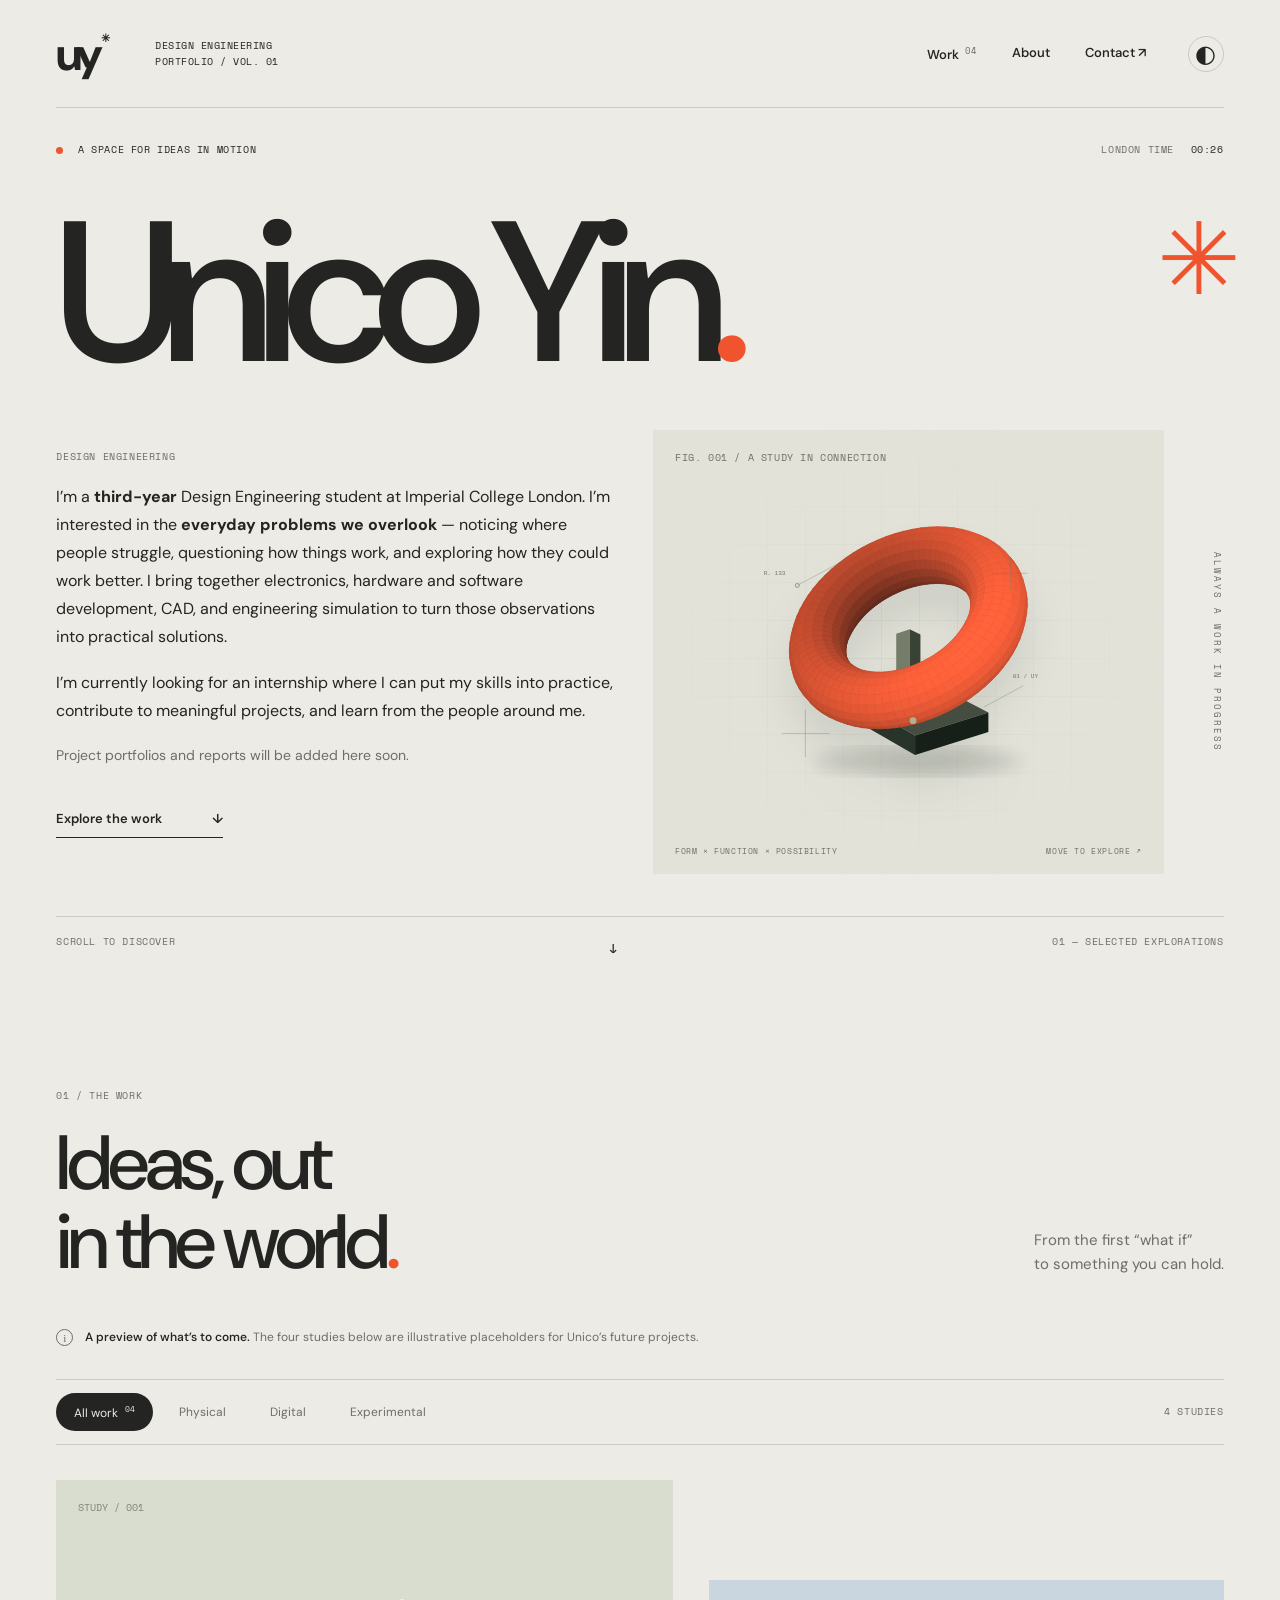
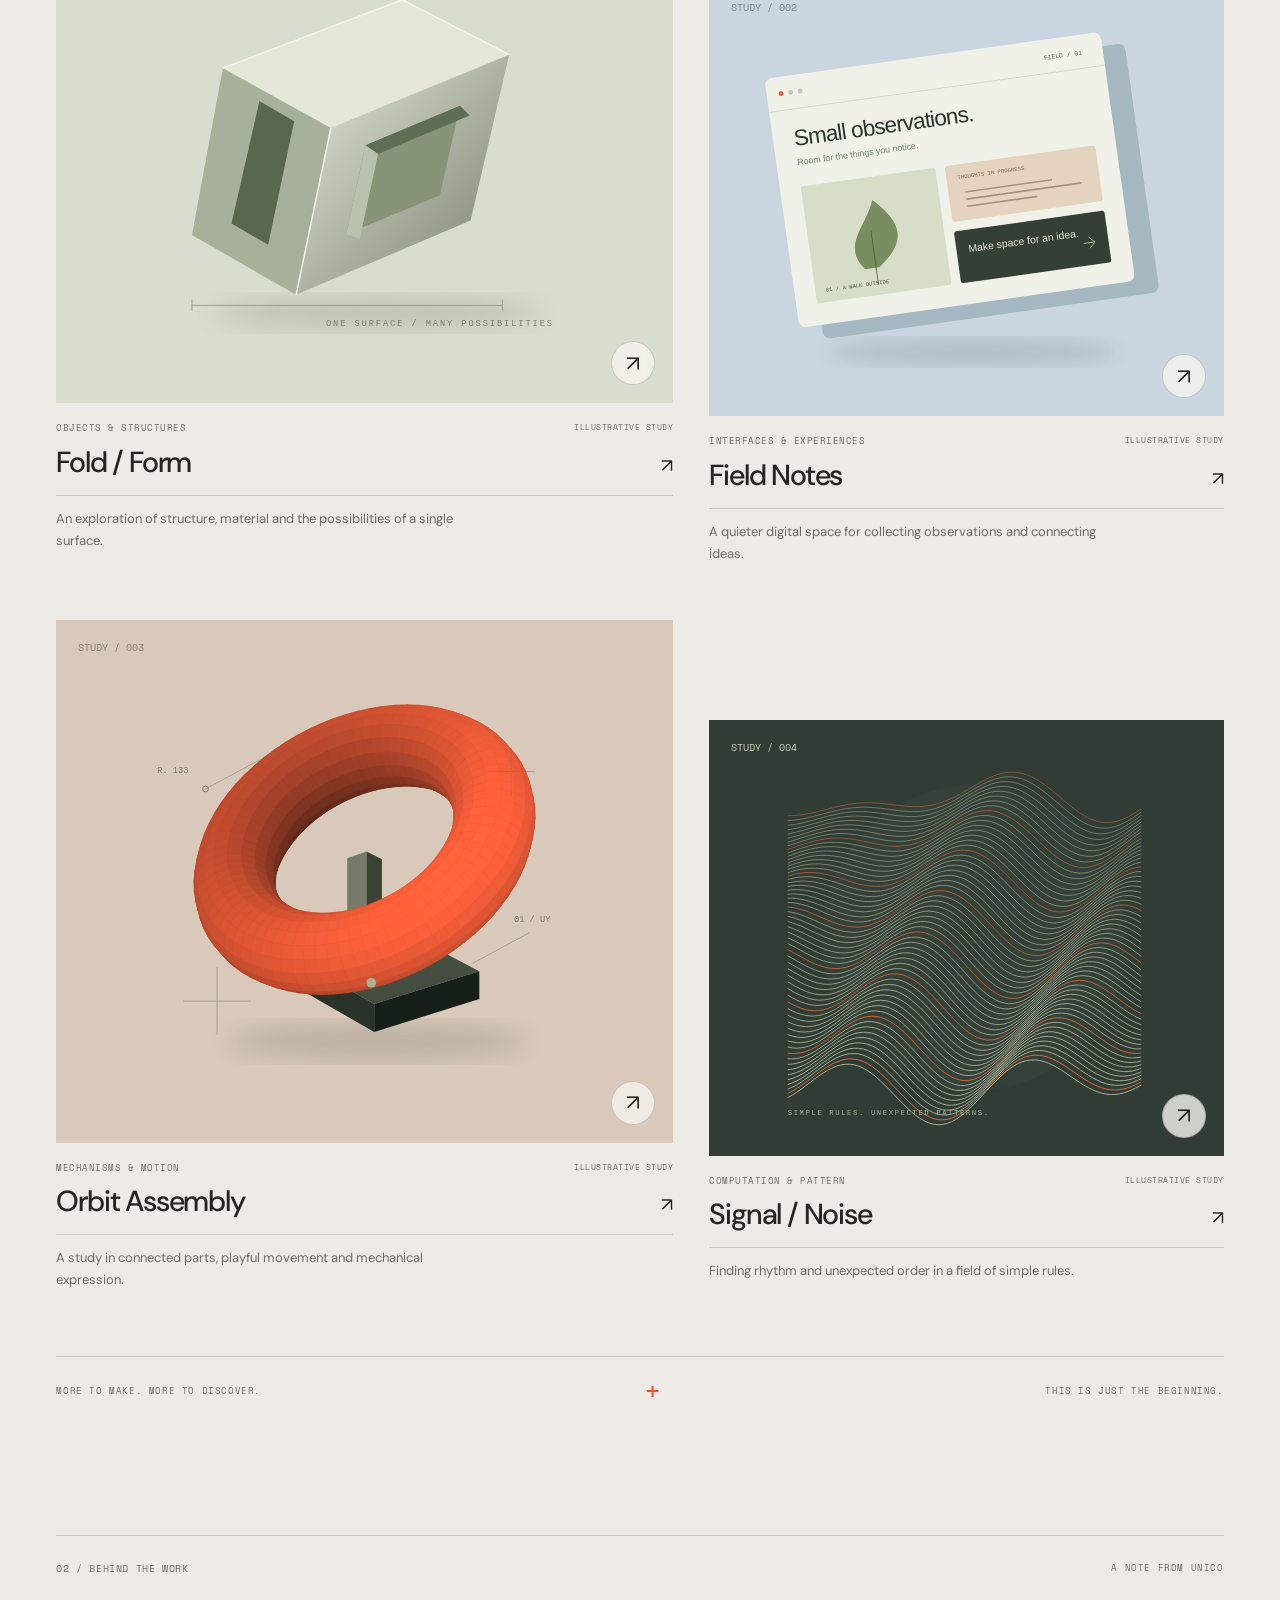
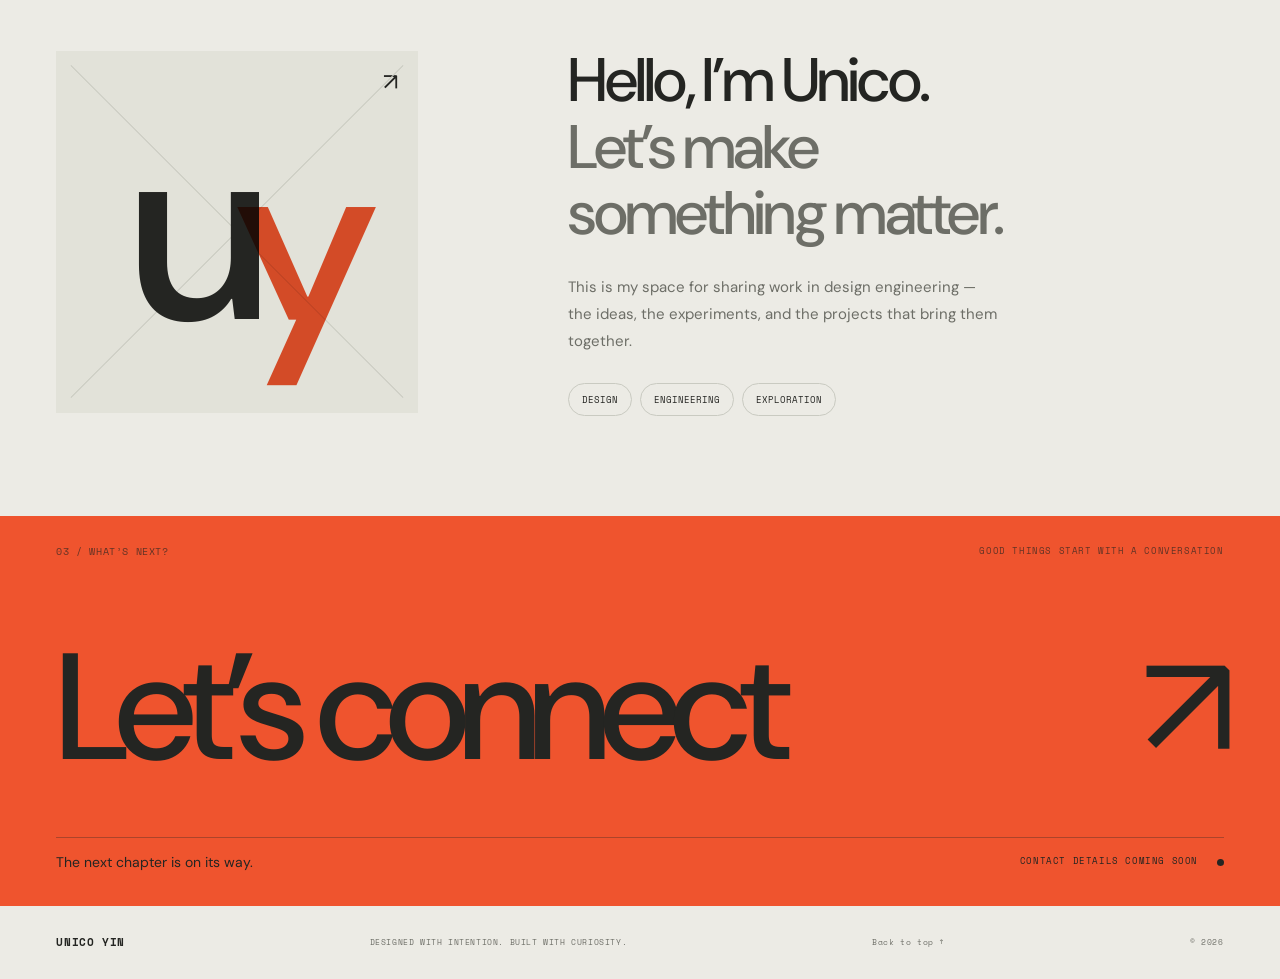
<file: docs/index.html>
<!doctype html>
<html lang="en">
<head>
  <meta charset="utf-8"><meta name="viewport" content="width=device-width, initial-scale=1">
  <meta name="theme-color" content="#ecebe5">
  <meta name="description" content="Unico Yin — Design Engineering. A personal space for projects, experiments and ideas.">
  <title>Unico Yin — Design Engineering</title>
  <link rel="icon" type="image/svg+xml" href="./assets/favicon.svg">
  <link rel="stylesheet" href="./assets/css/style.css">
  <script src="./assets/js/projects.js" defer></script>
  <script src="./assets/js/art.js" defer></script>
  <script src="./assets/js/app.js" defer></script>
</head>
<body>
  <a class="skip" href="#main">Skip to content</a>
  <header class="header">
    <a class="brand" href="#" aria-label="Unico Yin home">uy<span aria-hidden="true">✳</span></a>
    <span class="header-caption">DESIGN ENGINEERING<br>PORTFOLIO / VOL. 01</span>
    <nav aria-label="Main navigation"><a href="#work">Work <span>04</span></a><a href="#about">About</a><a href="#contact">Contact ↗</a></nav>
    <button class="theme" aria-label="Switch to dark mode" title="Change colour theme">◐</button>
  </header>
  <main id="main">
    <section class="hero" aria-labelledby="hero-title">
      <div class="hero-top"><span><i class="dot"></i> A SPACE FOR IDEAS IN MOTION</span><span>LONDON TIME <span id="clock">--:--</span></span></div>
      <h1 id="hero-title">Unico Yin<span class="name-period">.</span><span class="hero-asterisk" aria-hidden="true">✳</span></h1>
      <div class="hero-bottom">
        <div class="hero-intro">
          <span class="eyebrow">DESIGN ENGINEERING</span>
          <p class="intro-bio">I’m a <strong>third-year</strong> Design Engineering student at Imperial College London. I’m interested in the <strong>everyday problems we overlook</strong> — noticing where people struggle, questioning how things work, and exploring how they could work better. I bring together electronics, hardware and software development, CAD, and engineering simulation to turn those observations into practical solutions.</p>
          <p>I’m currently looking for an internship where I can put my skills into practice, contribute to meaningful projects, and learn from the people around me.</p>
          <p id="portfolio-summary">Project portfolios and reports will be added here soon.</p>
          <a class="text-link" href="#work">Explore the work <span>↓</span></a>
        </div>
        <div class="hero-object" aria-label="Interactive abstract assembly illustration"><div class="object-grid"></div><span class="object-label">FIG. 001 / A STUDY IN CONNECTION</span><div id="hero-art" class="hero-art"></div><div class="object-footer"><span>FORM × FUNCTION × POSSIBILITY</span><span class="object-hint">MOVE TO EXPLORE ↗</span></div></div>
        <div class="hero-side" aria-hidden="true">ALWAYS A WORK IN PROGRESS</div>
      </div>
      <div class="hero-line"><span>SCROLL TO DISCOVER</span><span>↓</span><span>01 — SELECTED EXPLORATIONS</span></div>
    </section>

    <section class="work-section" id="work" aria-labelledby="work-title">
      <div class="section-heading reveal"><div><span class="eyebrow">01 / THE WORK</span><h2 id="work-title">Ideas, out<br>in the world<span class="accent">.</span></h2></div><p>From the first “what if”<br>to something you can hold.</p></div>
      <div class="demo-notice"><span class="notice-icon">i</span><p><strong>A preview of what’s to come.</strong> The four studies below are illustrative placeholders for Unico’s future projects.</p></div>
      <div class="filter-row"><div class="filters" role="group" aria-label="Filter projects"><button class="active" data-filter="all" aria-pressed="true">All work <sup>04</sup></button><button data-filter="physical" aria-pressed="false">Physical</button><button data-filter="digital" aria-pressed="false">Digital</button><button data-filter="experimental" aria-pressed="false">Experimental</button></div><span id="filter-count" aria-live="polite">4 STUDIES</span></div>
      <div class="project-grid" id="project-grid"></div>
      <div class="work-end"><span>MORE TO MAKE. MORE TO DISCOVER.</span><span class="cross">+</span><span>THIS IS JUST THE BEGINNING.</span></div>
    </section>

    <section id="about" class="about-section" aria-labelledby="about-title">
      <div class="about-top"><span class="eyebrow">02 / BEHIND THE WORK</span><span class="tiny">A NOTE FROM UNICO</span></div>
      <div class="about-body"><div class="about-symbol" aria-hidden="true"><span>u</span><span>y</span><i>↗</i></div><div><h2 id="about-title">Hello, I’m Unico.<br><span class="muted">Let’s make<br>something matter.</span></h2><p class="about-description">This is my space for sharing work in design engineering — the ideas, the experiments, and the projects that bring them together.</p><div class="about-tags"><span>DESIGN</span><span>ENGINEERING</span><span>EXPLORATION</span></div></div></div>
    </section>

    <section id="contact" class="contact-section" aria-labelledby="contact-title"><div class="contact-top"><span class="eyebrow">03 / WHAT’S NEXT?</span><span class="tiny">GOOD THINGS START WITH A CONVERSATION</span></div><h2 id="contact-title">Let’s connect<span>↗</span></h2><div class="contact-bottom"><p>The next chapter is on its way.</p><span class="contact-pending">CONTACT DETAILS COMING SOON <i class="dot"></i></span></div></section>
  </main>
  <footer><a href="#" class="footer-name">UNICO YIN</a><span>DESIGNED WITH INTENTION. BUILT WITH CURIOSITY.</span><a href="#">Back to top ↑</a><span>© <span id="year">2026</span></span></footer>
  <dialog id="project-dialog" aria-labelledby="dialog-title"><div class="dialog-top"><a class="dialog-home" href="#work">UY / PROJECT STUDY</a><span class="tiny">ILLUSTRATIVE CONTENT</span><button id="close-dialog" aria-label="Close project">Close <span>×</span></button></div><div id="dialog-content"></div></dialog>
</body>
</html>
</file>
<file: docs/assets/css/style.css>
@import url('https://fonts.googleapis.com/css2?family=DM+Sans:wght@400;450;500;550;600;650;700;750;800&family=Space+Mono:wght@400;700&display=swap');

:root{--paper:#ecebe5;--ink:#242522;--muted:#6d6e67;--line:#c9cac1;--accent:#ef542e;--panel:#e2e2d9;--white:#f6f5ef;--mono:'Space Mono',monospace;--sans:'DM Sans',Arial,sans-serif}
*{box-sizing:border-box}html{scroll-behavior:smooth;scroll-padding-top:90px}body{margin:0;background:var(--paper);color:var(--ink);font-family:var(--sans);font-size:16px;-webkit-font-smoothing:antialiased}body.dark{--paper:#20231f;--ink:#eaeae0;--muted:#a5aaa0;--line:#454a40;--panel:#2b3028;--white:#262b23}body.modal-open{overflow:hidden}a{color:inherit;text-decoration:none}button{font:inherit;color:inherit;cursor:pointer}button,a{-webkit-tap-highlight-color:transparent}button:focus-visible,a:focus-visible{outline:2px solid var(--accent);outline-offset:6px}::selection{background:var(--accent);color:#fff}.skip{position:fixed;left:20px;top:-80px;background:var(--ink);color:var(--paper);padding:16px;z-index:100}.skip:focus{top:10px}.header{height:108px;margin:0 4.4%;display:flex;align-items:center;gap:42px;border-bottom:1px solid var(--line)}.brand{font-size:46px;font-weight:800;letter-spacing:-6px;line-height:1;position:relative}.brand span{font-size:11px;letter-spacing:0;position:absolute;top:2px;right:-13px}.header-caption{font:10px/1.6 var(--mono);letter-spacing:.5px;margin-left:16px}.header nav{margin-left:auto;display:flex;gap:35px;font-size:13px;font-weight:550}.header nav a{padding:12px 0}.header nav a:hover{color:var(--accent)}.header nav span{font:9px var(--mono);vertical-align:super;color:var(--muted);margin-left:3px}.theme{border:1px solid var(--line);background:none;border-radius:50%;width:36px;height:36px;font-size:24px;line-height:1}.theme:hover{background:var(--ink);color:var(--paper)}main{overflow:clip}.hero{padding:34px 4.4% 0}.hero-top,.hero-line,.eyebrow,.tiny,.object-label,.object-footer,.filter-row>span,.work-end,.contact-pending,footer{font:10px/1.6 var(--mono);letter-spacing:.6px}.hero-top{display:flex;justify-content:space-between;align-items:center}.dot{display:inline-block;width:7px;height:7px;background:var(--accent);border-radius:50%;margin-right:8px;vertical-align:middle}.hero-top>span:last-child{color:var(--muted)}#clock{color:var(--ink);margin-left:10px;font-variant-numeric:tabular-nums}.hero h1{font-size:clamp(90px,15.6vw,250px);font-weight:550;letter-spacing:-.085em;line-height:.96;position:relative;margin:40px 0 40px;white-space:nowrap}.name-period{color:var(--accent)}.hero-asterisk{position:absolute;right:0;top:7%;font-size:.5em;font-weight:400;color:var(--accent);line-height:1;animation:turn 24s linear infinite}.hero-bottom{display:grid;grid-template-columns:1fr 1.45fr 25px;gap:35px;min-height:360px}.hero-intro{padding:20px 0 36px}.eyebrow{color:var(--muted)}.hero-intro h2{font-size:clamp(35px,3.5vw,58px);font-weight:500;letter-spacing:-2.2px;line-height:1.05;margin:20px 0}.hero-intro p{color:var(--muted);line-height:1.65;font-size:15px}.text-link{font-size:13px;font-weight:600;display:inline-flex;gap:50px;border-bottom:1px solid var(--ink);padding:10px 0;margin-top:15px}.text-link span{transition:transform .3s}.text-link:hover span{transform:translateY(4px)}.hero-object{background:var(--panel);position:relative;overflow:hidden;min-height:340px;isolation:isolate}.object-grid{position:absolute;inset:0;background-image:linear-gradient(var(--line) 1px,transparent 1px),linear-gradient(90deg,var(--line) 1px,transparent 1px);background-size:38px 38px;opacity:.4;mask-image:radial-gradient(ellipse at center,#000,transparent 75%)}.object-label{position:absolute;top:20px;left:22px;color:var(--muted);z-index:1}.hero-art{position:absolute;inset:12px 40px 16px;display:grid;place-items:center;transition:transform .35s ease-out}.hero-art svg{width:100%;height:100%;max-height:370px;filter:drop-shadow(0 28px 18px #161d1818)}.object-footer{position:absolute;bottom:16px;left:22px;right:22px;display:flex;justify-content:space-between;font-size:8px;color:var(--muted)}.hero-side{writing-mode:vertical-rl;align-self:center;font:9px var(--mono);letter-spacing:2px;color:var(--muted);justify-self:end}.hero-line{border-top:1px solid var(--line);margin-top:42px;padding:17px 0;display:flex;justify-content:space-between;color:var(--muted)}.hero-line>span:nth-child(2){color:var(--ink);font-size:17px}.work-section{padding:105px 4.4% 0}.section-heading{display:flex;justify-content:space-between;align-items:end;margin-bottom:35px}.section-heading h2{font-size:clamp(48px,6vw,90px);font-weight:500;line-height:1.02;letter-spacing:-4px;margin:20px 0 0}.accent{color:var(--accent)}.section-heading>p{line-height:1.6;font-size:15px;color:var(--muted);margin:0 0 5px}.demo-notice{display:flex;align-items:center;gap:12px;font-size:12px;color:var(--muted);padding:12px 0;margin:0 0 20px}.notice-icon{border:1px solid var(--muted);border-radius:50%;width:17px;height:17px;display:grid;place-items:center;font:11px serif;flex-shrink:0}.demo-notice p{margin:0;line-height:1.6}.demo-notice strong{font-weight:550;color:var(--ink)}.filter-row{border-top:1px solid var(--line);border-bottom:1px solid var(--line);display:flex;align-items:center;justify-content:space-between;padding:13px 0;margin-bottom:35px}.filters{display:flex;gap:8px}.filters button{border:0;background:none;border-radius:30px;font-size:12px;padding:10px 18px;color:var(--muted)}.filters button.active{background:var(--ink);color:var(--paper)}.filters button:hover:not(.active){background:var(--panel);color:var(--ink)}.filters sup{font:8px var(--mono);margin-left:4px}.filter-row>span{color:var(--muted)}.project-grid{display:grid;grid-template-columns:1.2fr 1fr;gap:55px 36px;align-items:start}.project-card{min-width:0}.project-card:nth-child(even){padding-top:100px}.project-card[hidden]{display:none}.project-grid.filtered .project-card{padding-top:0}.project-button{display:block;width:100%;padding:0;border:0;background:none;text-align:left}.project-art{aspect-ratio:1.18;position:relative;overflow:hidden;display:grid;place-items:center}.project-art svg{width:100%;height:100%;transition:transform .7s cubic-bezier(.2,.7,.2,1)}.project-button:hover .project-art svg{transform:scale(1.055) rotate(-1deg)}.project-art .art-index{position:absolute;top:20px;left:22px;font:10px var(--mono);z-index:1;color:#252b2a80}.project-art .art-open{position:absolute;right:18px;bottom:18px;border:1px solid #24252233;background:#f6f5efcc;backdrop-filter:blur(8px);border-radius:50%;width:44px;height:44px;display:grid;place-items:center;font-size:22px;transition:background .3s,color .3s,transform .3s;color:#242522}.project-button:hover .art-open{background:var(--accent);color:#fff;transform:rotate(45deg);border-color:transparent}.project-meta{display:flex;justify-content:space-between;font:9px/1.5 var(--mono);letter-spacing:.5px;color:var(--muted);margin:18px 0 8px}.project-meta span:last-child{font-size:8px}.project-title{display:flex;align-items:baseline;justify-content:space-between;border-bottom:1px solid var(--line);padding-bottom:14px;gap:10px}.project-title h3{font-size:29px;font-weight:500;letter-spacing:-1.2px;margin:0}.project-title>span{font-size:19px}.project-description{font-size:13px;line-height:1.7;color:var(--muted);max-width:400px;margin:12px 0 0}.work-end{display:flex;justify-content:space-between;align-items:center;border-top:1px solid var(--line);margin-top:65px;padding:20px 0;color:var(--muted);font-size:9px}.cross{font-size:28px;color:var(--accent);line-height:1}.about-section{margin:110px 4.4% 0;border-top:1px solid var(--line);padding:25px 0 100px}.about-top,.contact-top{display:flex;justify-content:space-between}.tiny{color:var(--muted);font-size:9px}.about-body{display:grid;grid-template-columns:1fr 1.45fr;gap:60px;padding-top:70px;align-items:center}.about-symbol{width:80%;aspect-ratio:1;position:relative;background:var(--panel);display:flex;align-items:center;justify-content:center;overflow:hidden}.about-symbol:before,.about-symbol:after{content:'';position:absolute;width:130%;height:1px;background:var(--line);transform:rotate(45deg)}.about-symbol:after{transform:rotate(-45deg)}.about-symbol>span{font-size:clamp(130px,20vw,290px);letter-spacing:-.13em;font-weight:550;line-height:1;position:relative;z-index:1}.about-symbol>span:nth-child(2){color:var(--accent);transform:translateY(15px);mix-blend-mode:multiply}.dark .about-symbol>span:nth-child(2){mix-blend-mode:normal}.about-symbol i{position:absolute;top:15px;right:20px;font-style:normal;font-size:24px}.about-body h2{font-size:clamp(36px,4.8vw,70px);font-weight:500;letter-spacing:-2.7px;line-height:1.08;margin:0 0 28px}.muted{color:var(--muted)}.about-description{max-width:430px;line-height:1.8;color:var(--muted);font-size:15px}.about-tags{display:flex;gap:8px;flex-wrap:wrap;margin-top:28px}.about-tags span{font:9px var(--mono);border:1px solid var(--line);padding:9px 13px;border-radius:30px}.contact-section{background:var(--accent);color:#242522;padding:28px 4.4% 35px}.contact-section .eyebrow,.contact-section .tiny{color:#252522b3}.contact-section h2{font-size:clamp(60px,11.8vw,180px);font-weight:500;letter-spacing:-.07em;line-height:1.1;margin:65px 0 45px;display:flex;justify-content:space-between}.contact-section h2>span{font-weight:400}.contact-bottom{display:flex;justify-content:space-between;align-items:center;border-top:1px solid #24252255;padding-top:15px}.contact-bottom p{font-size:14px;margin:0}.contact-pending{font-size:9px}.contact-pending .dot{background:#242522;margin-left:12px;margin-right:0}footer{padding:28px 4.4%;display:flex;justify-content:space-between;align-items:center;font-size:8px;color:var(--muted);gap:20px}.footer-name{font-size:11px;color:var(--ink);font-weight:700}footer>a:hover{color:var(--accent)}.reveal{opacity:1}.js-motion .reveal{opacity:0;transform:translateY(24px);transition:opacity .8s,transform .8s}.js-motion .reveal.visible{opacity:1;transform:none}
dialog{border:0;padding:0;background:var(--paper);color:var(--ink);width:calc(100% - 40px);max-width:1180px;height:calc(100dvh - 40px);max-height:none;overscroll-behavior:contain}dialog::backdrop{background:#141a15b3;backdrop-filter:blur(7px)}.dialog-top{padding:20px 35px;display:flex;justify-content:space-between;align-items:center;border-bottom:1px solid var(--line);position:sticky;top:0;background:var(--paper);z-index:4}.dialog-home{font:10px var(--mono)}#close-dialog{background:none;border:0;font-size:12px;display:flex;align-items:center;gap:20px}#close-dialog span{font-size:26px}.case-header{padding:55px 6% 35px}.case-header .eyebrow{color:var(--accent)}.case-header h2{font-size:clamp(46px,7vw,90px);line-height:1.05;font-weight:500;letter-spacing:-3px;margin:22px 0}.case-header>p{max-width:570px;font-size:18px;line-height:1.7;color:var(--muted)}.case-facts{display:flex;gap:60px;margin-top:35px;font-size:13px}.case-facts span{display:block;font:9px var(--mono);color:var(--muted);margin-bottom:8px}.case-art{margin:0 6%;height:440px;display:grid;place-items:center;overflow:hidden}.case-art svg{width:100%;height:100%}.case-content{padding:50px 6%}.case-content>section{display:grid;grid-template-columns:1fr 2fr;gap:45px;border-top:1px solid var(--line);padding:28px 0}.case-content h3{font-size:22px;font-weight:500;letter-spacing:-.5px;margin:0}.case-content p{font-size:15px;line-height:1.8;color:var(--muted);margin:0;max-width:600px}.case-note{font:11px/1.7 var(--mono);color:var(--muted);background:var(--panel);padding:18px 22px;margin-top:20px}.case-next{width:100%;display:flex;justify-content:space-between;background:var(--ink);color:var(--paper);padding:25px 6%;border:0;text-align:left}.case-next span{font:10px var(--mono)}.case-next strong{font-size:24px;font-weight:500;display:block;margin-top:10px}.case-next>b{font-size:40px;font-weight:400;align-self:center}
@keyframes turn{to{transform:rotate(360deg)}}
@media(min-width:1600px){.header,main,footer{max-width:1600px;margin-left:auto;margin-right:auto}.header{padding:0 70px}.hero h1{font-size:250px}}
@media(max-width:900px){.header{gap:25px;height:90px}.header nav{gap:22px}.hero h1{margin:36px 0;font-size:16vw}.hero-bottom{grid-template-columns:1fr 1.3fr;gap:25px}.hero-side{display:none}.hero-object{min-height:330px}.hero-art{inset:30px 0}.object-footer{font-size:7px}.object-hint{display:none}.hero-intro h2{font-size:40px}.project-grid{gap:40px 24px}.project-card:nth-child(even){padding-top:65px}.project-title h3{font-size:24px}.about-body{gap:30px}.about-symbol{width:95%}.hero-top{font-size:8px}.contact-pending{font-size:8px}footer>span:nth-child(2){display:none}}
@media(max-width:600px){html{scroll-padding-top:20px}.header{height:80px;gap:18px;margin:0 6%}.brand{font-size:36px}.header-caption{display:none}.header nav{gap:20px;font-size:12px}.header nav span{display:none}.theme{width:31px;height:31px;font-size:21px}.hero{padding:25px 6% 0}.hero-top{font-size:7px;letter-spacing:.3px}.hero-top>span:last-child{font-size:0}#clock{font-size:8px}.hero h1{font-size:17.7vw;margin:40px 0 35px;letter-spacing:-.085em}.hero-asterisk{top:-28%;font-size:.34em}.hero-bottom{display:flex;flex-direction:column;gap:25px}.hero-intro{padding:0}.hero-intro h2{font-size:43px;letter-spacing:-2px;margin:15px 0}.hero-intro p{font-size:14px;margin-bottom:0}.desktop-br{display:none}.text-link{margin-top:12px;gap:70px}.hero-object{min-height:310px}.hero-art{inset:10px 15px}.object-label{font-size:8px}.object-footer{font-size:6px}.hero-line{margin-top:25px;font-size:7px}.hero-line>span:last-child{font-size:6px}.work-section{padding:65px 6% 0}.section-heading h2{font-size:50px;letter-spacing:-2.5px}.section-heading>p{display:none}.eyebrow{font-size:9px}.demo-notice{font-size:11px;margin-bottom:15px}.filter-row{margin-bottom:25px;gap:0}.filters{gap:0;width:100%;justify-content:space-between}.filters button{padding:9px 11px;font-size:11px}.filter-row>span{display:none}.project-grid{grid-template-columns:1fr;gap:34px}.project-card:nth-child(even){padding-top:0}.project-art{aspect-ratio:1.17}.project-title h3{font-size:27px}.project-meta{font-size:8px}.project-description{font-size:13px}.work-end{font-size:6px;margin-top:40px;gap:10px}.about-section{margin:65px 6% 0;padding-bottom:55px}.about-top .tiny{display:none}.about-body{display:flex;flex-direction:column;align-items:stretch;padding-top:30px;gap:35px}.about-symbol{width:55%;align-self:center}.about-symbol>span{font-size:43vw}.about-body h2{font-size:43px;letter-spacing:-2px}.about-description{font-size:14px}.about-tags{margin-top:20px}.contact-section{padding:25px 6%}.contact-top .tiny{display:none}.contact-section h2{font-size:13.5vw;margin:45px 0 35px}.contact-bottom{align-items:start;flex-direction:column;gap:15px}.contact-bottom p{font-size:13px}.contact-pending{font-size:8px}footer{padding:24px 6%;font-size:8px;gap:10px}.dialog-top{padding:15px 20px}.dialog-top>.tiny{display:none}dialog{width:100%;height:100dvh;max-height:100dvh}.case-header{padding:40px 6% 25px}.case-header h2{font-size:48px;letter-spacing:-2px}.case-header>p{font-size:16px}.case-facts{gap:25px;font-size:11px;flex-wrap:wrap}.case-facts span{font-size:8px}.case-art{height:320px}.case-content{padding:30px 6%}.case-content>section{grid-template-columns:1fr;gap:16px}.case-content p{font-size:14px}.case-next strong{font-size:21px}}
@media(prefers-reduced-motion:reduce){html{scroll-behavior:auto}*,*:before,*:after{animation:none!important;transition:none!important}.js-motion .reveal{opacity:1;transform:none}}

/* The homepage introduction uses readable body text instead of a slogan. */
.hero-bottom{grid-template-columns:1.1fr 1fr 25px;align-items:stretch}
.hero-intro{max-width:600px;padding-top:14px}
.hero-intro p{font-size:16px;line-height:1.75;margin:18px 0;color:var(--ink)}
.hero-intro strong{font-weight:750}
.hero-intro #portfolio-summary{font-size:14px;color:var(--muted)}
@media(max-width:900px){
 .hero-bottom{grid-template-columns:1fr}
 .hero-intro{max-width:680px;padding-bottom:8px}
 .hero-object{min-height:340px}
}
@media(max-width:600px){
 .hero-intro{padding-top:0}
 .hero-intro p{font-size:15px;line-height:1.75;margin:16px 0}
 .hero-intro #portfolio-summary{font-size:13px}
 .hero-object{min-height:310px}
}
</file>
